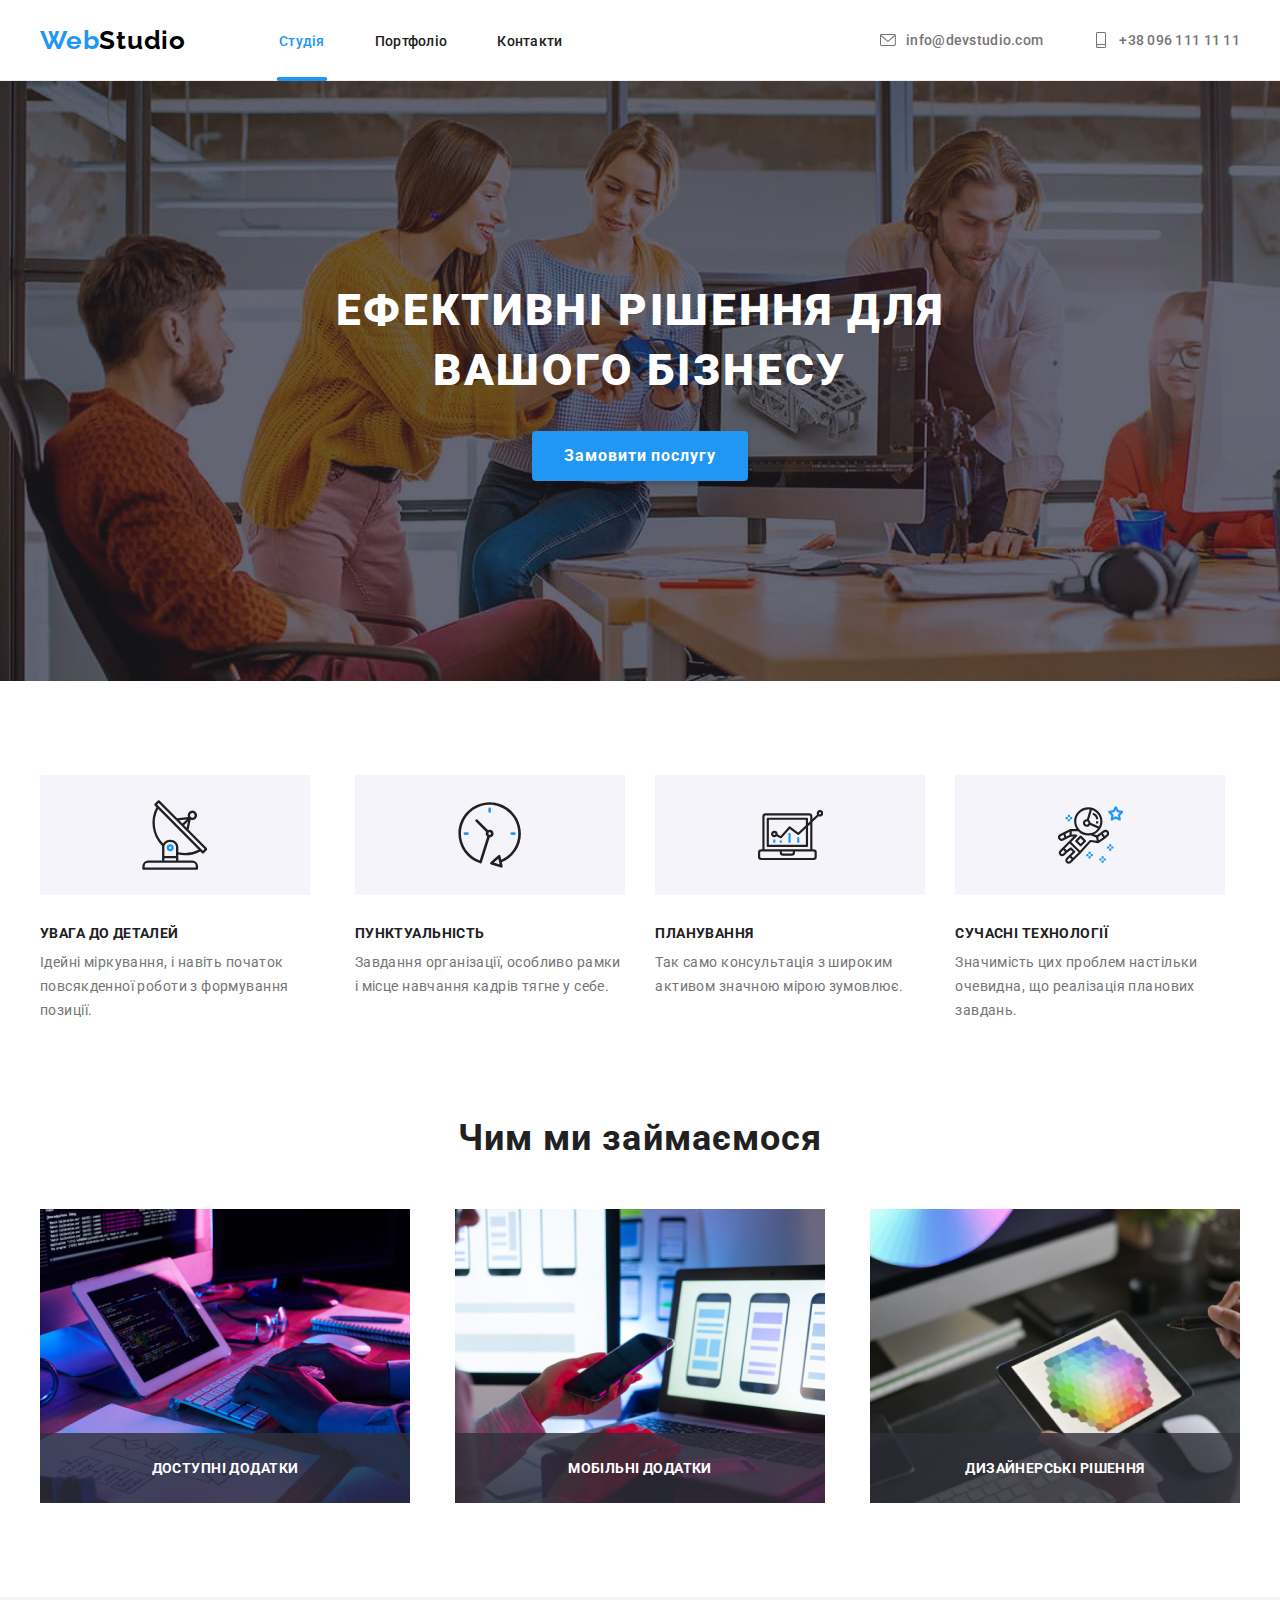
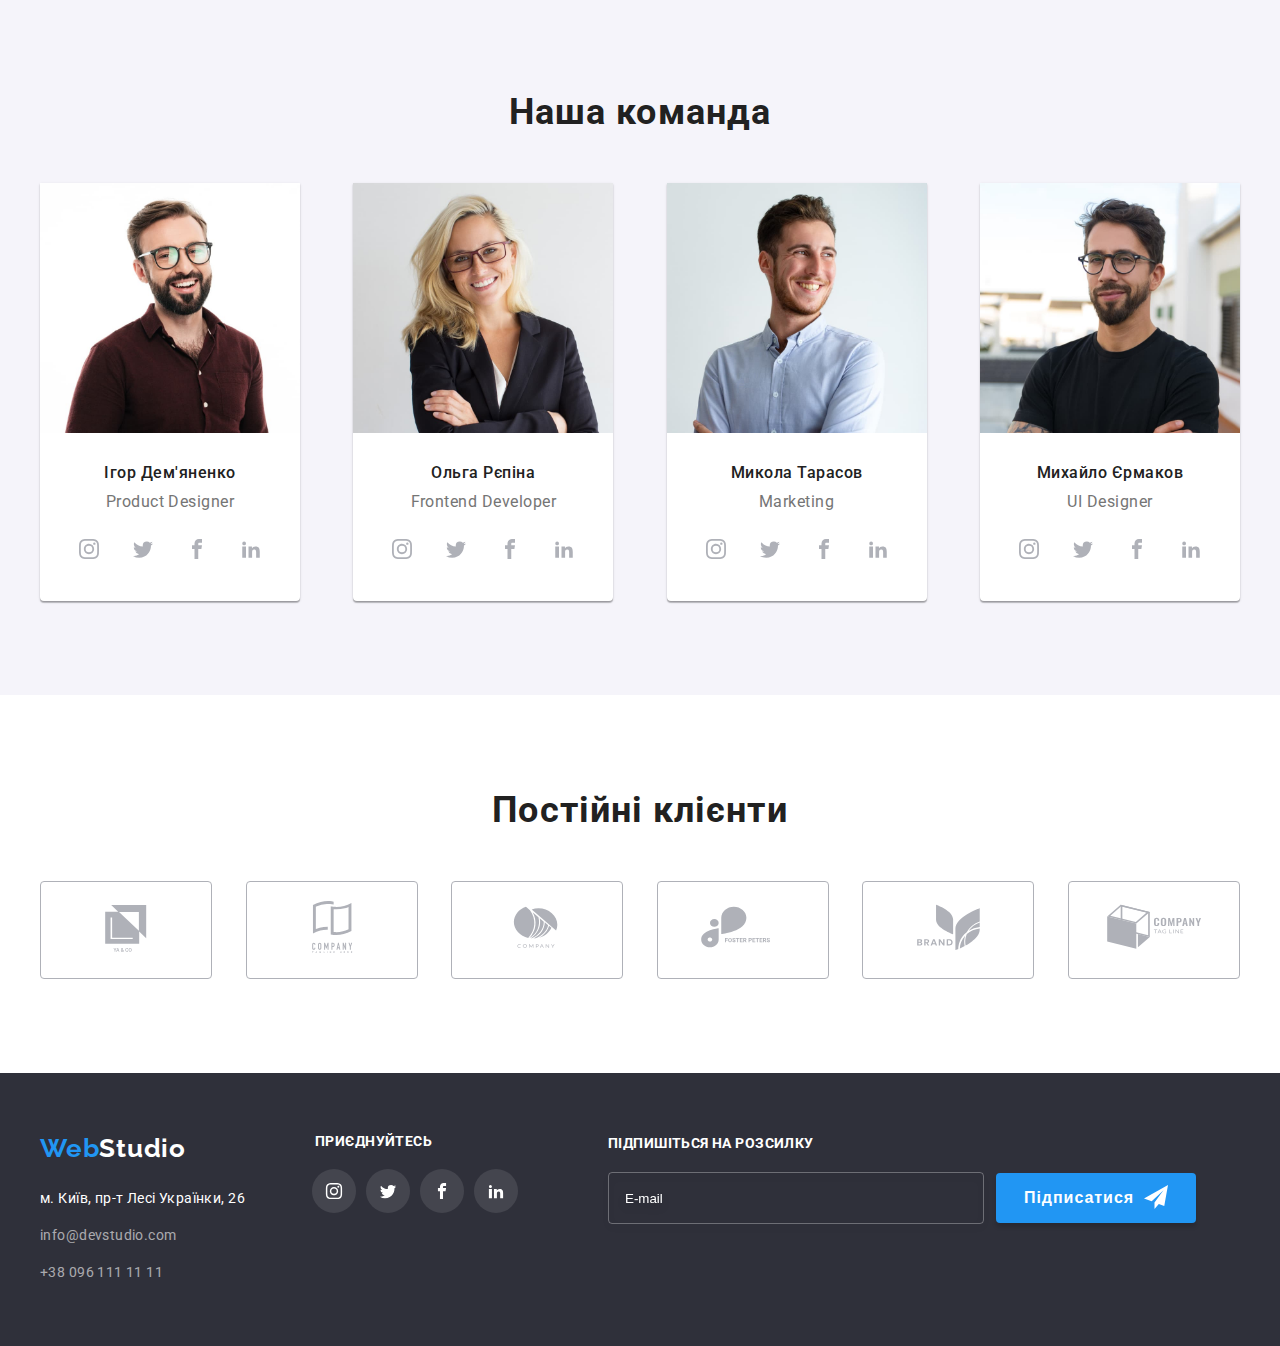
<file: index.html>
<!DOCTYPE html>
<html lang="UK">
  <head>
    <meta charset="UTF-8" />
    <meta http-equiv="X-UA-Compatible" content="IE=edge" />
    <meta name="viewport" content="width=device-width, initial-scale=1.0" />
    <title>goit-markup-hw-03</title>
    <link rel="preconnect" href="https://fonts.googleapis.com" />
    <link rel="preconnect" href="https://fonts.gstatic.com" crossorigin />
    <link
      href="https://fonts.googleapis.com/css2?family=Raleway:wght@700&family=Roboto:wght@400;500;700;900&display=swap"
      rel="stylesheet"
    />
    <link
      rel="stylesheet"
      href="https://cdnjs.cloudflare.com/ajax/libs/modern-normalize/1.1.0/modern-normalize.min.css"
      integrity="sha512-wpPYUAdjBVSE4KJnH1VR1HeZfpl1ub8YT/NKx4PuQ5NmX2tKuGu6U/JRp5y+Y8XG2tV+wKQpNHVUX03MfMFn9Q=="
      crossorigin="anonymous"
      referrerpolicy="no-referrer"
    />
    
    <link rel="stylesheet" href="./css/main.min.css" />
  </head>
  <body>
    <header class="header">
      <div class="container header-container">
        <a class="header-title" href="./index.html"
          ><span class="header-subtitle">Web</span>Studio</a
        >
        <nav class="navigation">
          <ul class="header-nav">
            <li>
              <a class="curent header-nav-link" href="./index.html">Студія</a>
            </li>
            <li>
              <a class="header-nav-link" href="./portfolio.html">Портфоліо</a>
            </li>
            <li><a class="header-nav-link" href="./index.html">Контакти</a></li>
          </ul>
        </nav>
        <ul class="header-nav">
          <li class="header-icons-position">
            <a class="header-contact" href="mailto:info@devstudio.com">
              <svg class="header-icon" width="16" height="12">
                <use href="./images/icon.svg#icon-envelope"></use>
              </svg>
              info@devstudio.com
            </a>
          </li>
          <li class="header-icons-position">
            <a class="header-contact" href="tel:+380961111111">
              <svg class="header-icon" width="16" height="16">
                <use href="./images/icon.svg#icon-smartphone"></use>
              </svg>
              +38 096 111 11 11
            </a>
          </li>
        </ul>
      </div>
    </header>

    <main>
      <!-- //*======================= HERO =========================-->

      <section class="hero">
        <div class="container hero-container">
          <h1 class="hero-title">Ефективні рішення для вашого бізнесу</h1>
          <button class="hero-btn btn" type="button" data-modal-open>
            Замовити послугу
          </button>
        </div>
      </section>

      <!-- //*======================= BENEFITS =========================-->

      <section class="benefits">
        <div class="container benefits-container">
          <h2 class="benefits-title-hidden">Наші переваги</h2>
          <ul class="benefits-list">
            <li class="benefits-item">
              <div class="benefits-icon">
                <svg class="benefits-icon-one" width="65.32px" height="70px">
                  <use href="./images/icon.svg#icon-Group"></use>
                </svg>
              </div>
              <h3 class="benefits-title">УВАГА ДО ДЕТАЛЕЙ</h3>
              <p class="benefits-text">
                Ідейні міркування, і навіть початок повсякденної роботи з
                формування позиції.
              </p>
            </li>
            <li class="benefits-item">
              <div class="benefits-icon">
                <svg class="benefits-icon-one" width="65.32px" height="70px">
                  <use href="./images/icon.svg#icon-clock-1"></use>
                </svg>
              </div>
              <h3 class="benefits-title">ПУНКТУАЛЬНІСТЬ</h3>
              <p class="benefits-text">
                Завдання організації, особливо рамки і місце навчання кадрів
                тягне у себе.
              </p>
            </li>
            <li class="benefits-item">
              <div class="benefits-icon">
                <svg class="benefits-icon-one" width="65.32px" height="70px">
                  <use href="./images/icon.svg#icon-diagram-1"></use>
                </svg>
              </div>
              <h3 class="benefits-title">ПЛАНУВАННЯ</h3>
              <p class="benefits-text">
                Так само консультація з широким активом значною мірою зумовлює.
              </p>
            </li>
            <li class="benefits-item">
              <div class="benefits-icon">
                <svg class="benefits-icon-one" width="65.32px" height="70px">
                  <use href="./images/icon.svg#icon-astronaut-1"></use>
                </svg>
              </div>
              <h3 class="benefits-title">СУЧАСНІ ТЕХНОЛОГІЇ</h3>
              <p class="benefits-text">
                Значимість цих проблем настільки очевидна, що реалізація
                планових завдань.
              </p>
            </li>
          </ul>
        </div>
      </section>

      <!-- //*======================= WHAT-WE-DO =============-->

      <section class="whatwedo">
        <div class="container whatwedo-container">
          <h2 class="section-title whatwedo-title">Чим ми займаємося</h2>

          <ul class="whatwedo-list">
            <li class="whatwedo-item">
              <div class="whatwedo-top-text">
                <img src="./images/img.jpg" alt="photo" />
                <p class="whatwedo-uptitle">Доступні додатки</p>
              </div>
            </li>
            <li class="whatwedo-item">
              <div class="whatwedo-top-text">
                <img src="./images/img1.jpg" alt="photo1" />
                <p class="whatwedo-uptitle">Мобільні додатки</p>
              </div>
            </li>
            <li class="whatwedo-item">
              <div class="whatwedo-top-text">
                <img src="./images/img2.jpg" alt="photo2" />
                <p class="whatwedo-uptitle">Дизайнерські рішення</p>
              </div>
            </li>
          </ul>
        </div>
      </section>

      <!-- //*======================= OUR TEAM =========================-->

      <section class="team">
        <div class="container team-container">
          <h2 class="section-title team-title">Наша команда</h2>
          <ul class="team-list">
            <li class="team-item">
              <img
                src="./images/igor.jpg"
                alt="photo_igor"
                width="260"
                height="270"
              />
              <p class="team-uptitle">Ігор Дем'яненко</p>
              <p class="team-subtitle">Product Designer</p>
              <ul class="team-soc-list">
                <li class="team-soc-item">
                  <a class="team-soc-link" href="#">
                    <svg class="team-soc-icon" widht="20" height="20">
                      <use href="./images/icon.svg#icon-instagram"></use>
                    </svg>
                  </a>
                </li>
                <li class="team-soc-item">
                  <a class="team-soc-link" href="#">
                    <svg class="team-soc-icon" widht="20" height="20">
                      <use href="./images/icon.svg#icon-twitter"></use>
                    </svg>
                  </a>
                </li>
                <li class="team-soc-item">
                  <a class="team-soc-link" href="#">
                    <svg class="team-soc-icon" widht="20" height="20">
                      <use href="./images/icon.svg#icon-facebook"></use>
                    </svg>
                  </a>
                </li>
                <li class="team-soc-item">
                  <a class="team-soc-link" href="#">
                    <svg class="team-soc-icon" widht="20" height="20">
                      <use href="./images/icon.svg#icon-linkedin2"></use>
                    </svg>
                  </a>
                </li>
              </ul>
            </li>
            <li class="team-item">
              <img
                src="./images/olga.jpg"
                alt="photo_olga"
                width="260"
                height="270"
              />
              <p class="team-uptitle">Ольга Рєпіна</p>
              <p class="team-subtitle">Frontend Developer</p>
              <ul class="team-soc-list">
                <li class="team-soc-item">
                  <a class="team-soc-link" href="#">
                    <svg class="team-soc-icon" widht="20" height="20">
                      <use href="./images/icon.svg#icon-instagram"></use>
                    </svg>
                  </a>
                </li>
                <li class="team-soc-item">
                  <a class="team-soc-link" href="#">
                    <svg class="team-soc-icon" widht="20" height="20">
                      <use href="./images/icon.svg#icon-twitter"></use>
                    </svg>
                  </a>
                </li>
                <li class="team-soc-item">
                  <a class="team-soc-link" href="#">
                    <svg class="team-soc-icon" widht="20" height="20">
                      <use href="./images/icon.svg#icon-facebook"></use>
                    </svg>
                  </a>
                </li>
                <li class="team-soc-item">
                  <a class="team-soc-link" href="#">
                    <svg class="team-soc-icon" width="20" height="20">
                      <use href="./images/icon.svg#icon-linkedin2"></use>
                    </svg>
                  </a>
                </li>
              </ul>
            </li>
            <li class="team-item">
              <img
                src="./images/mukola.jpg"
                alt="photo_mukola"
                width="260"
                height="270"
              />
              <p class="team-uptitle">Микола Тарасов</p>
              <p class="team-subtitle">Marketing</p>
              <ul class="team-soc-list">
                <li class="team-soc-item">
                  <a class="team-soc-link" href="#">
                    <svg class="team-soc-icon" widht="20" height="20">
                      <use href="./images/icon.svg#icon-instagram"></use>
                    </svg>
                  </a>
                </li>
                <li class="team-soc-item">
                  <a class="team-soc-link" href="#">
                    <svg class="team-soc-icon" widht="20" height="20">
                      <use href="./images/icon.svg#icon-twitter"></use>
                    </svg>
                  </a>
                </li>
                <li class="team-soc-item">
                  <a class="team-soc-link" href="#">
                    <svg class="team-soc-icon" widht="20" height="20">
                      <use href="./images/icon.svg#icon-facebook"></use>
                    </svg>
                  </a>
                </li>
                <li class="team-soc-item">
                  <a class="team-soc-link" href="#">
                    <svg class="team-soc-icon" widht="20" height="20">
                      <use href="./images/icon.svg#icon-linkedin2"></use>
                    </svg>
                  </a>
                </li>
              </ul>
            </li>
            <li class="team-item">
              <img
                src="./images/muhajlo.jpg"
                alt="photo_muhajlo"
                width="260"
                height="270"
              />
              <p class="team-uptitle">Михайло Єрмаков</p>
              <p class="team-subtitle">UI Designer</p>
              <ul class="team-soc-list">
                <li class="team-soc-item">
                  <a class="team-soc-link" href="#">
                    <svg class="team-soc-icon" widht="20" height="20">
                      <use href="./images/icon.svg#icon-instagram"></use>
                    </svg>
                  </a>
                </li>
                <li class="team-soc-item">
                  <a class="team-soc-link" href="#">
                    <svg class="team-soc-icon" widht="20" height="20">
                      <use href="./images/icon.svg#icon-twitter"></use>
                    </svg>
                  </a>
                </li>
                <li class="team-soc-item">
                  <a class="team-soc-link" href="#">
                    <svg class="team-soc-icon" widht="20" height="20">
                      <use href="./images/icon.svg#icon-facebook"></use>
                    </svg>
                  </a>
                </li>
                <li class="team-soc-item">
                  <a class="team-soc-link" href="#">
                    <svg class="team-soc-icon" widht="20" height="20">
                      <use href="./images/icon.svg#icon-linkedin2"></use>
                    </svg>
                  </a>
                </li>
              </ul>
            </li>
          </ul>
        </div>
      </section>

      <!-- //*=======================  OUR ADVANTAGES  =========================-->
      <section>
        <div class="container advantages-container">
          <h2 class="section-title advantages-title">Постійні клієнти</h2>
          <ul class="advantages-list">
            <li class="advantages-item">
              <a class="advantages-link" href="#">
                <svg class="advantages-icon" width="170" height="92">
                  <use href="./images/icon.svg#icon-Client-1"></use>
                </svg>
              </a>
            </li>
            <li class="advantages-item">
              <a class="advantages-link" href="#">
                <svg class="advantages-icon" width="170" height="92">
                  <use href="./images/icon.svg#icon-Client-2"></use>
                </svg>
              </a>
            </li>
            <li class="advantages-item">
              <a class="advantages-link" href="#">
                <svg class="advantages-icon" width="170" height="92">
                  <use href="./images/icon.svg#icon-Client-3"></use>
                </svg>
              </a>
            </li>
            <li class="advantages-item">
              <a class="advantages-link" href="#">
                <svg class="advantages-icon" width="170" height="92">
                  <use href="./images/icon.svg#icon-Client-4"></use>
                </svg>
              </a>
            </li>
            <li class="advantages-item">
              <a class="advantages-link" href="#">
                <svg class="advantages-icon" width="170" height="92">
                  <use href="./images/icon.svg#icon-Client-5"></use>
                </svg>
              </a>
            </li>
            <li class="advantages-item">
              <a class="advantages-link" href="#">
                <svg class="advantages-icon" width="170" height="92">
                  <use href="./images/icon.svg#icon-Client-6"></use>
                </svg>
              </a>
            </li>
          </ul>
        </div>
        <a class="q" href=""></a>
      </section>
    </main>

    <!-- //*======================= FOOTER =========================-->

    <footer class="footer">
      <div class="container footer-container">
        <div class="footer-address">
          <a class="footer-title" href="./index.html"
            >Web<span class="footer-subtitle">Studio</span></a
          >
          <ul class="footer-list">
            <li class="footer-item">
              <a
                class="footer-link"
                href="https://goo.gl/maps/ZGy36pKghgv9Vfy66"
                >м. Київ, пр-т Лесі Українки, 26</a
              >
            </li>
            <li class="footer-item">
              <a class="footer-contacts" href="mailto:info@devstudio.com"
                >info@devstudio.com</a
              >
            </li>
            <li class="footer-item">
              <a class="footer-contacts" href="tel:+380961111111"
                >+38 096 111 11 11</a
              >
            </li>
          </ul>
        </div>
        <div class="footer-social">
          <p class="footer-p">приєднуйтесь</p>
          <ul class="footer-soc-list">
            <li class="footer-soc-icon">
              <a class="footer-soc-link" href="#">
                <svg widht="20" height="16.25">
                  <use href="./images/icon.svg#icon-instagram"></use>
                </svg>
              </a>
            </li>
            <li class="footer-soc-icon">
              <a class="footer-soc-link" href="#">
                <svg widht="20" height="16.25">
                  <use href="./images/icon.svg#icon-twitter"></use>
                </svg>
              </a>
            </li>
            <li class="footer-soc-icon">
              <a class="footer-soc-link" href="#">
                <svg widht="20" height="16.25">
                  <use href="./images/icon.svg#icon-facebook"></use>
                </svg>
              </a>
            </li>
            <li class="footer-soc-icon">
              <a class="footer-soc-link" href="#">
                <svg widht="20" height="16.25">
                  <use href="./images/icon.svg#icon-linkedin2"></use>
                </svg>
              </a>
            </li>
          </ul>
        </div>

        <div class="footer-form">
          <label for="footer-subscribe">Підпишіться на розсилку</label>
          <div class="footer-form-subscribe">
            <input
              type="text"
              class="footer-input"
              name="footer-subscribe"
              id="footer-subscribe"
              placeholder="E-mail"
            />
            <button type="submit" class="footer-telegram-btn" >
              <p>Підписатися</p>
              <span>
                <svg class="footer-telegram-icon" widht="24" height="24">
                  <use href="./images/icon.svg#icon-telegram"></use>
                </svg>
              </span>
            </button>
          </div>
        </div>
      </div>
    </footer>

    <!-- ?======================== MODAL WINDOW =====================-->

    <div class="backdrop is-hidden" data-modal>
      <div class="modal">
        <button class="modal-close" type="button" data-modal-close>
          <svg class="modal-close-icon" width="18" height="18">
            <use href="./images/icon.svg#icon-close"></use>
          </svg>
        </button>
        <p class="modal-title">Залиште свої дані, ми вам передзвонимо</p>

        <!-- !=================== FORM ===================== -->

        <form action="" class="modal-form">
          <div class="modal-field">
            <label for="user-name" class="input-label">Ім'я</label>
            <div class="input-wrapper">
              <input
                id="user-name"
                type="text"
                name="user-name"
                class="modal-input"
                required
              />
              <svg class="modal-icon" width="18" height="18">
                <use href="./images/icon.svg#icon-person-black"></use>
              </svg>
            </div>

            <label for="user-tel" class="input-label">Телефон</label>
            <div class="input-wrapper">
              <input
                type="tel"
                id="user-tel"
                name="user-tel"
                class="modal-input"
              />
              <svg class="modal-icon" width="18" height="18">
                <use href="./images/icon.svg#icon-phone"></use>
              </svg>
            </div>

            <label for="user-post" class="input-label">Пошта</label>
            <div class="input-wrapper">
              <input
                type="email"
                id="user-post"
                name="user-email"
                class="modal-input"
              />
              <svg class="modal-icon" width="18" height="18">
                <use href="./images/icon.svg#icon-email"></use>
              </svg>
            </div>
            <div class="input-wrapper">
              <label for="user-text" class="input-label">Коментар</label>
              <textarea
                name="user-text"
                id="user-text"
                class="modal-comment"
                placeholder="Введіть текст"
              ></textarea>
            </div>
          </div>
          <div class="modal-field-check">
            <input
              type="checkbox"
              id="modal-checkbox"
              name="user-checkbox"
              value="user-checkbox"
              class="modal-checkbox hide"
            />
            <label for="modal-checkbox" class="input-label-privacy">
              <span class="check-icon">
                <svg class="" width="16" height="15">
                  <use href="./images/icon.svg#icon-check"></use>
                </svg>
              </span>
              Погоджуюсь з розсилкою та приймаю
              <span>Умови договору</span>
            </label>
          </div>
          <button type="submit" class="submit-btn">Відправити</button>
        </form>
      </div>
    </div>
    <script src="./js/modal.js"></script>
  </body>
</html>
</file>
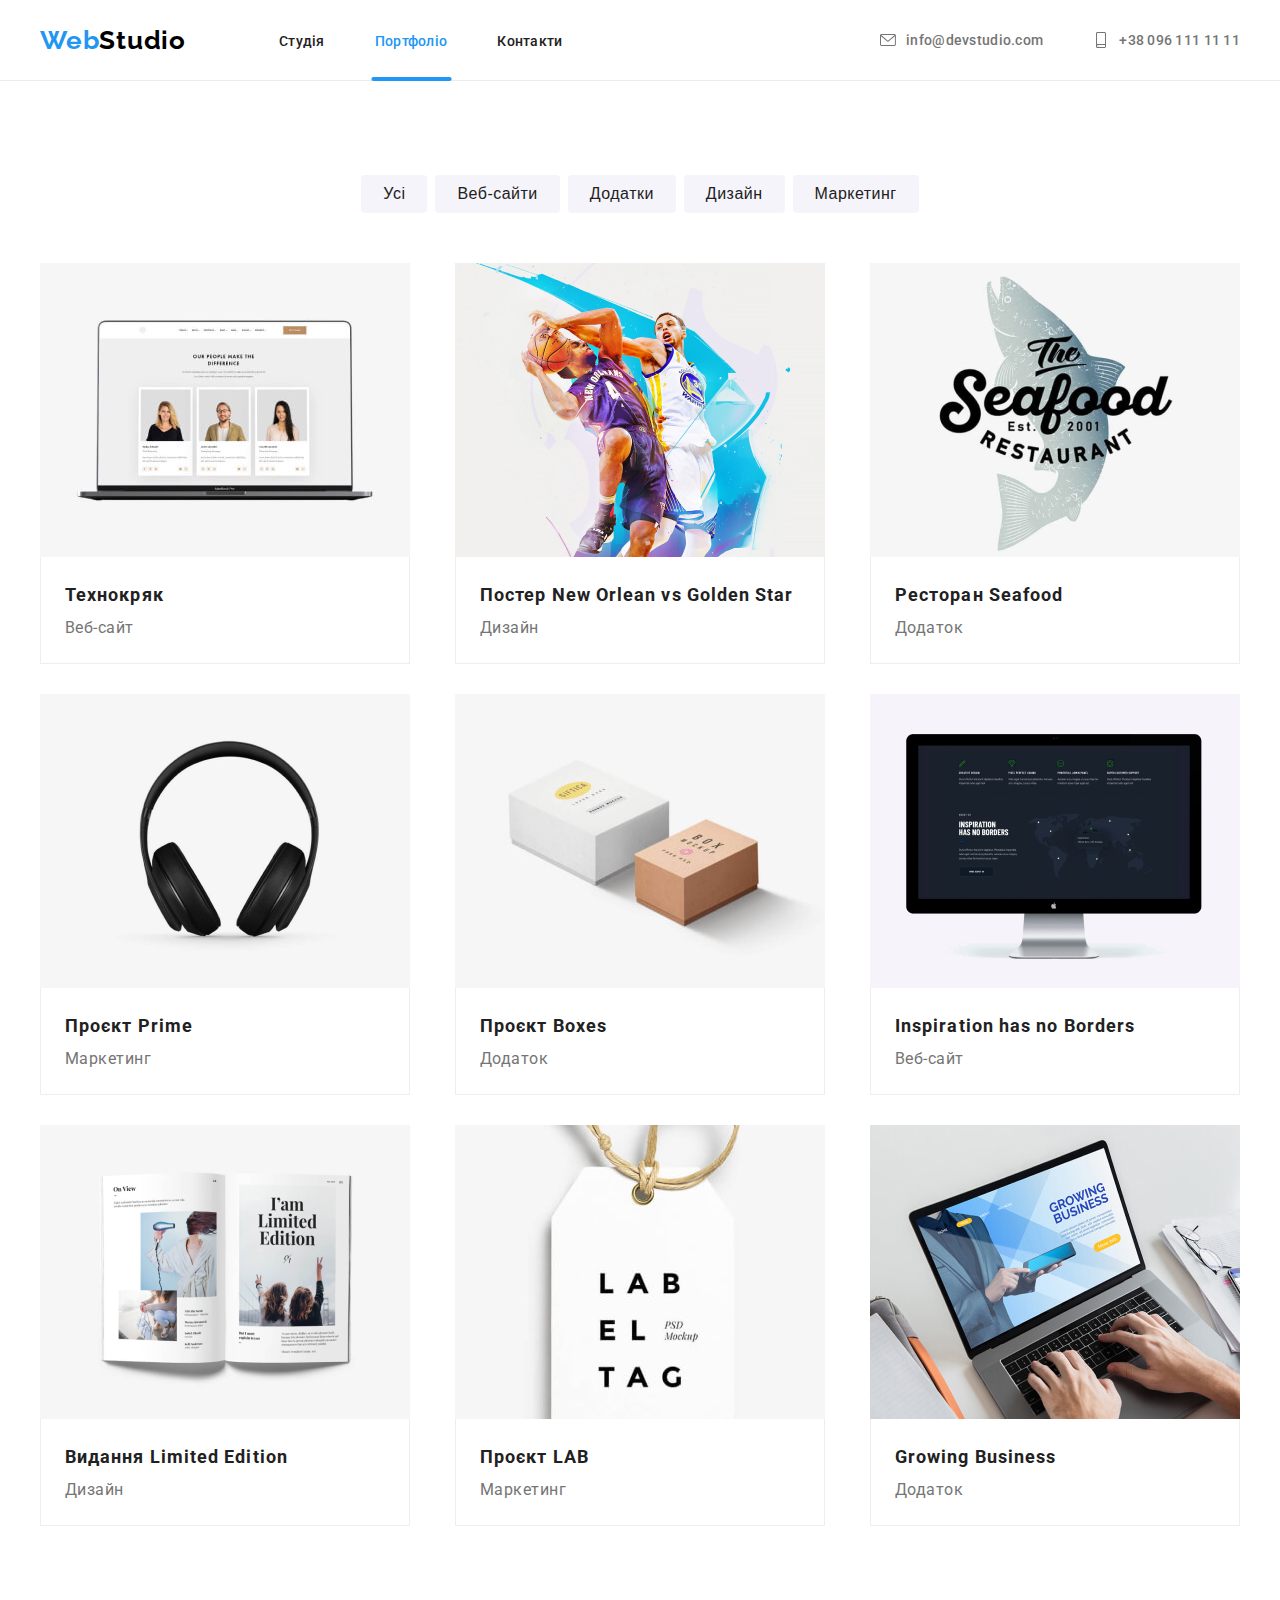
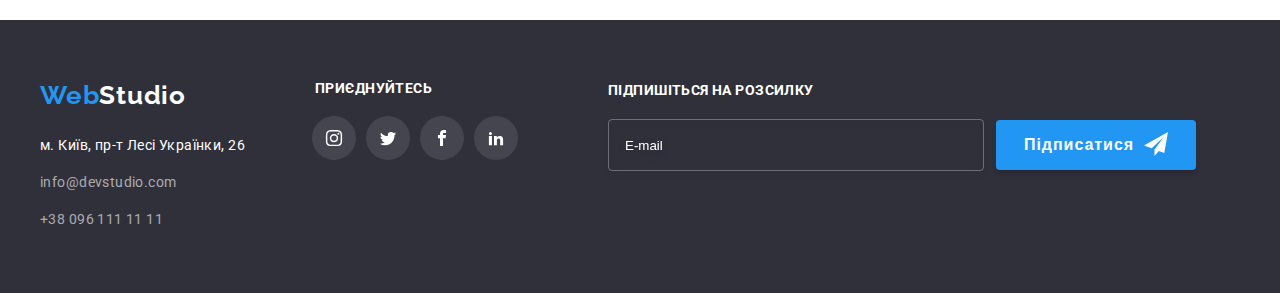
<file: portfolio.html>
<!DOCTYPE html>
<html lang="UK">
  <head>
    <meta charset="UTF-8" />
    <meta http-equiv="X-UA-Compatible" content="IE=edge" />
    <meta name="viewport" content="width=device-width, initial-scale=1.0" />
    <title>goit-markup-hw-03</title>
    <link rel="preconnect" href="https://fonts.googleapis.com" />
    <link rel="preconnect" href="https://fonts.gstatic.com" crossorigin />
    <link
      href="https://fonts.googleapis.com/css2?family=Raleway:wght@700&family=Roboto:wght@400;500;700;900&display=swap"
      rel="stylesheet"
    />
    <link
      rel="stylesheet"
      href="https://cdnjs.cloudflare.com/ajax/libs/modern-normalize/1.1.0/modern-normalize.min.css"
      integrity="sha512-wpPYUAdjBVSE4KJnH1VR1HeZfpl1ub8YT/NKx4PuQ5NmX2tKuGu6U/JRp5y+Y8XG2tV+wKQpNHVUX03MfMFn9Q=="
      crossorigin="anonymous"
      referrerpolicy="no-referrer"
    />
    <link rel="stylesheet" href="./css/main.min.css" />
  </head>
  <body>
    <header class="header">
      <div class="container header-container">
        <a class="header-title" href="./index.html"
          ><span class="header-subtitle">Web</span>Studio</a
        >
        <nav class="navigation">
          <ul class="header-nav">
            <li><a class="header-nav-link" href="./index.html">Студія</a></li>
            <li>
              <a
                class="curent-portfolio header-nav-link"
                href="./portfolio.html"
                >Портфоліо</a
              >
            </li>
            <li><a class="header-nav-link" href="./index.html">Контакти</a></li>
          </ul>
        </nav>
        <ul class="header-nav">
          <li class="header-icons-position">
            <a class="header-contact" href="mailto:info@devstudio.com">
              <svg class="header-icon" width="16" height="12">
                <use href="./images/icon.svg#icon-envelope"></use>
              </svg>
              info@devstudio.com
            </a>
          </li>
          <li class="header-icons-position">
            <a class="header-contact" href="tel:+380961111111">
              <svg class="header-icon" width="16" height="16">
                <use href="./images/icon.svg#icon-smartphone"></use>
              </svg>
              +38 096 111 11 11
            </a>
          </li>
        </ul>
      </div>
    </header>
    <!-- //*======================= PORTFOLIO =========================-->

    <main>
      <section class="portfolio">
        <div class="container">
          <h2 class="portfolio-title-hidden"></h2>
          <ul class="navportfolio-list">
            <li class="navportfolio-item">
              <button class="main-btn btn" type="button">Усі</button>
            </li>
            <li class="navportfolio-item">
              <button class="main-btn btn" type="button">Веб-сайти</button>
            </li>
            <li class="navportfolio-item">
              <button class="main-btn btn" type="button">Додатки</button>
            </li>
            <li class="navportfolio-item">
              <button class="main-btn btn" type="button">Дизайн</button>
            </li>
            <li class="navportfolio-item">
              <button class="main-btn btn" type="button">Маркетинг</button>
            </li>
          </ul>
          <ul class="portfolio-list">
            <ul class="portfolio-first-row">
              <li class="portfolio-item">
                <div class="portfolio-top-text">
                  <img
                    src="./images/project1.jpg"
                    width="370"
                    height="294"
                    alt="Технокряк"
                  />
                  <p class="portfolio-item-text">
                    Lorem ipsum dolor sit, amet consectetur adipisicing elit.
                    Quae accusantium molestiae veritatis odio, consequuntur unde
                    impedit numquam fugit maiores quo odit ab quam? Rem adipisci
                    labore minus iste animi inventore corrupti, similique
                    voluptas
                  </p>
                </div>
                <div class="portfolio-sublist">
                  <h3 class="portfolio-title">Технокряк</h3>
                  <p class="portfolio-subtitle">Веб-сайт</p>
                </div>
              </li>
              <li class="portfolio-item">
                <div class="portfolio-top-text">
                  <img
                    src="./images/project2.jpg"
                    width="370"
                    height="294"
                    alt="Постер New Orlean vs Golden Star"
                  />
                  <p class="portfolio-item-text">
                    Lorem ipsum dolor sit, amet consectetur adipisicing elit.
                    Quae accusantium molestiae veritatis odio, consequuntur unde
                    impedit numquam fugit maiores quo odit ab quam? Rem adipisci
                    labore minus iste animi inventore corrupti, similique
                    voluptas
                  </p>
                </div>
                <div class="portfolio-sublist">
                  <h3 lang="EN" class="portfolio-title">
                    Постер New Orlean vs Golden Star
                  </h3>
                  <p class="portfolio-subtitle">Дизайн</p>
                </div>
              </li>
              <li class="portfolio-item">
                <div class="portfolio-top-text">
                  <img
                    src="./images/project3.jpg"
                    width="370"
                    height="294"
                    alt="Ресторан Seafood"
                  />
                  <p class="portfolio-item-text">
                    Lorem ipsum dolor sit, amet consectetur adipisicing elit.
                    Quae accusantium molestiae veritatis odio, consequuntur unde
                    impedit numquam fugit maiores quo odit ab quam? Rem adipisci
                    labore minus iste animi inventore corrupti, similique
                    voluptas
                  </p>
                </div>
                <div class="portfolio-sublist">
                  <h3 class="portfolio-title">Ресторан Seafood</h3>
                  <p class="portfolio-subtitle">Додаток</p>
                </div>
              </li>
            </ul>
            <ul class="portfolio-second-row">
              <li class="portfolio-item">
                <div class="portfolio-top-text">
                  <img
                    src="./images/project4.jpg"
                    width="370"
                    height="294"
                    alt="Проєкт Prime"
                  />
                  <p class="portfolio-item-text">
                    Lorem ipsum dolor sit, amet consectetur adipisicing elit.
                    Quae accusantium molestiae veritatis odio, consequuntur unde
                    impedit numquam fugit maiores quo odit ab quam? Rem adipisci
                    labore minus iste animi inventore corrupti, similique
                    voluptas
                  </p>
                </div>
                <div class="portfolio-sublist">
                  <h3 class="portfolio-title">Проєкт Prime</h3>
                  <p class="portfolio-subtitle">Маркетинг</p>
                </div>
              </li>
              <li class="portfolio-item">
                <div class="portfolio-top-text">
                  <img
                    src="./images/project5.jpg"
                    width="370"
                    height="294"
                    alt="Проєкт Boxes"
                  />
                  <p class="portfolio-item-text">
                    Lorem ipsum dolor sit, amet consectetur adipisicing elit.
                    Quae accusantium molestiae veritatis odio, consequuntur unde
                    impedit numquam fugit maiores quo odit ab quam? Rem adipisci
                    labore minus iste animi inventore corrupti, similique
                    voluptas
                  </p>
                </div>
                <div class="portfolio-sublist">
                  <h3 class="portfolio-title">Проєкт Boxes</h3>
                  <p class="portfolio-subtitle">Додаток</p>
                </div>
              </li>
              <li class="portfolio-item">
                <div class="portfolio-top-text">
                  <img
                    src="./images/project6.jpg"
                    width="370"
                    height="294"
                    alt="Inspiration has no Borders"
                  />
                  <p class="portfolio-item-text">
                    Lorem ipsum dolor sit, amet consectetur adipisicing elit.
                    Quae accusantium molestiae veritatis odio, consequuntur unde
                    impedit numquam fugit maiores quo odit ab quam? Rem adipisci
                    labore minus iste animi inventore corrupti, similique
                    voluptas
                  </p>
                </div>
                <div class="portfolio-sublist">
                  <h3 lang="EN" class="portfolio-title">
                    Inspiration has no Borders
                  </h3>
                  <p class="portfolio-subtitle">Веб-сайт</p>
                </div>
              </li>
            </ul>
            <ul class="portfolio-thrid-row">
              <li class="portfolio-item">
                <div class="portfolio-top-text">
                  <img
                    src="./images/project7.jpg"
                    width="370"
                    height="294"
                    alt="Видання Limited Edition"
                  />

                  <p class="portfolio-item-text">
                    Lorem ipsum dolor sit, amet consectetur adipisicing elit.
                    Quae accusantium molestiae veritatis odio, consequuntur unde
                    impedit numquam fugit maiores quo odit ab quam? Rem adipisci
                    labore minus iste animi inventore corrupti, similique
                    voluptas
                  </p>
                </div>
                <div class="portfolio-sublist">
                  <h3 lang="EN" class="portfolio-title">
                    Видання Limited Edition
                  </h3>
                  <p class="portfolio-subtitle">Дизайн</p>
                </div>
              </li>
              <li class="portfolio-item">
                <div class="portfolio-top-text">
                  <img
                    src="./images/project8.jpg"
                    width="370"
                    height="294"
                    alt="Проєкт LAB"
                  />
                  <p class="portfolio-item-text">
                    Lorem ipsum dolor sit, amet consectetur adipisicing elit.
                    Quae accusantium molestiae veritatis odio, consequuntur unde
                    impedit numquam fugit maiores quo odit ab quam? Rem adipisci
                    labore minus iste animi inventore corrupti, similique
                    voluptas
                  </p>
                </div>
                <div class="portfolio-sublist">
                  <h3 lang="EN" class="portfolio-title">Проєкт LAB</h3>
                  <p class="portfolio-subtitle">Маркетинг</p>
                </div>
              </li>
              <li class="portfolio-item">
                <div class="portfolio-top-text">
                  <img
                    src="./images/project9.jpg"
                    width="370"
                    height="294"
                    alt="Growing Business"
                  />
                  <p class="portfolio-item-text">
                    Lorem ipsum dolor sit, amet consectetur adipisicing elit.
                    Quae accusantium molestiae veritatis odio, consequuntur unde
                    impedit numquam fugit maiores quo odit ab quam? Rem adipisci
                    labore minus iste animi inventore corrupti, similique
                    voluptas
                  </p>
                </div>
                <div class="portfolio-sublist">
                  <h3 lang="EN" class="portfolio-title">Growing Business</h3>
                  <p class="portfolio-subtitle">Додаток</p>
                </div>
              </li>
            </ul>
          </ul>
        </div>
      </section>
    </main>
    <!-- //*===================================== FOOTER ============================================-->

    <footer class="footer">
      <div class="container footer-container">
        <div class="footer-address">
          <a class="footer-title" href="./index.html"
            >Web<span class="footer-subtitle">Studio</span></a
          >
          <ul class="footer-list">
            <li class="footer-item">
              <a
                class="footer-link"
                href="https://goo.gl/maps/ZGy36pKghgv9Vfy66"
                >м. Київ, пр-т Лесі Українки, 26</a
              >
            </li>
            <li class="footer-item">
              <a class="footer-contacts" href="mailto:info@devstudio.com"
                >info@devstudio.com</a
              >
            </li>
            <li class="footer-item">
              <a class="footer-contacts" href="tel:+380961111111"
                >+38 096 111 11 11</a
              >
            </li>
          </ul>
        </div>
        <div class="footer-social">
          <p class="footer-p">приєднуйтесь</p>
          <ul class="footer-soc-list">
            <li class="footer-soc-icon">
              <a class="footer-soc-link" href="#">
                <svg widht="20" height="16.25">
                  <use href="./images/icon.svg#icon-instagram"></use>
                </svg>
              </a>
            </li>
            <li class="footer-soc-icon">
              <a class="footer-soc-link" href="#">
                <svg widht="20" height="16.25">
                  <use href="./images/icon.svg#icon-twitter"></use>
                </svg>
              </a>
            </li>
            <li class="footer-soc-icon">
              <a class="footer-soc-link" href="#">
                <svg widht="20" height="16.25">
                  <use href="./images/icon.svg#icon-facebook"></use>
                </svg>
              </a>
            </li>
            <li class="footer-soc-icon">
              <a class="footer-soc-link" href="#">
                <svg widht="20" height="16.25">
                  <use href="./images/icon.svg#icon-linkedin2"></use>
                </svg>
              </a>
            </li>
          </ul>
        </div>

        <div class="footer-form">
          <label for="footer-subscribe">Підпишіться на розсилку</label>
          <div class="footer-form-subscribe">
            <input
              type="text"
              class="footer-input"
              name="footer-subscribe"
              id="footer-subscribe"
              placeholder="E-mail"
            />
            <button type="submit" class="footer-telegram-btn" >
              <p>Підписатися</p>
              <span>
                <svg class="footer-telegram-icon" widht="24" height="24">
                  <use href="./images/icon.svg#icon-telegram"></use>
                </svg>
              </span>
            </button>
          </div>
        </div>
      </div>
    </footer>
  </body>
</html>
</file>
<file: css/main.min.css>
:root{--font-ral: "Raleway", sans-serif}*{margin:0;padding:0}body{font-family:"Roboto",sans-serif}ul{list-style:none;margin:0;padding:0}a{text-decoration:none}h1,h2,h3,h4,h5,h6,p{margin:0}img{display:block;max-width:100%;height:auto}.btn{cursor:pointer}.hide{position:absolute;width:1px;height:1px;margin:-1px;border:0;padding:0;white-space:nowrap;-webkit-clip-path:inset(100%);clip-path:inset(100%);clip:rect(0 0 0 0);overflow:hidden}.section-title{font-weight:700;font-size:36px;line-height:1.1666;text-align:center;letter-spacing:.03em;color:#212121}.container{width:1200px;padding-left:15px;padding-right:15px;margin:0 auto}.header{border-bottom:1px solid #ececec}.header-container{display:flex;align-items:center;height:80px}.header-title{font-family:var(--font-ral);text-decoration:none;font-weight:700;font-size:26px;line-height:1.1923;letter-spacing:.03em;color:#000}.header-subtitle{color:#2196f3}.navigation{margin-left:93px;margin-right:auto}.header-nav{display:flex;gap:50px;position:relative}a.curent{color:#2196f3}a.curent-portfolio{color:#2196f3}.header-nav-link{position:relative;font-weight:500;font-size:14px;line-height:1.1428;letter-spacing:.02em;color:#212121;transition-property:color;transition-duration:250ms;transition-timing-function:cubic-bezier(0.4, 0, 0.2, 1);padding-bottom:32px}.header-nav-link:hover,.header-nav-link:focus{color:#2196f3}.header-nav-link:hover::after{opacity:1}.header-nav-link.curent::after{content:"";width:100%;height:4px;background-color:#2196f3;position:absolute;bottom:0;left:0;border-radius:2px;transform:scaleX(1.1)}.header-nav-link.curent-portfolio::after{content:"";width:100%;height:4px;background-color:#2196f3;position:absolute;bottom:0;left:0;border-radius:2px;transform:scaleX(1.1)}.header-icons-position{display:flex;align-items:center;justify-content:center;gap:10px}.header-contact{height:16px;font-weight:500;font-size:14px;line-height:1.1428;letter-spacing:.02em;color:#757575;display:flex;justify-content:center;align-items:center;transition:color 250ms cubic-bezier(0.4, 0, 0.2, 1)}.header-contact:hover,.header-contact:focus{color:#2196f3}.header-icon{margin-right:10px;fill:currentColor}.header-icon:focus,.header-icon:hover{color:#2196f3}.hero{max-width:1600px;margin:0 auto;padding-top:200px;padding-bottom:200px;background-image:linear-gradient(rgba(47, 48, 58, 0.4), rgba(47, 48, 58, 0.4)),url(../images/hero.jpg);background-repeat:no-repeat;background-size:cover}.hero-title{font-weight:900;font-size:44px;line-height:1.3636;text-align:center;letter-spacing:.06em;text-transform:uppercase;color:#fff;width:696px;margin:0 auto;margin-bottom:30px}.hero-btn{font-family:inherit;background:#2196f3;box-shadow:0px 4px 4px rgba(0,0,0,.15);border-radius:4px;font-weight:700;font-size:16px;line-height:30px;align-items:center;text-align:center;letter-spacing:.06em;color:#fff;width:216px;height:50px;display:block;margin:0 auto;border:none;transition:background-color 250ms ease}.hero-btn:hover,.hero-btn:focus{background-color:#188ce8}.benefits{padding-top:94px;padding-bottom:94px}.benefits-icon{width:270px;height:120px;background:#f5f4fa;display:flex;align-items:center;justify-content:center;margin-bottom:30px}.benefits-title-hidden{position:absolute;width:1px;height:1px;margin:-1px;border:0;padding:0;white-space:nowrap;-webkit-clip-path:inset(100%);clip-path:inset(100%);clip:rect(0 0 0 0);overflow:hidden}.benefits-list{display:flex;justify-content:space-around;gap:30px}.benefits-title{font-weight:700;font-size:14px;line-height:1.1428;letter-spacing:.03em;text-transform:uppercase;color:#212121;margin-bottom:10px}.benefits-text{font-size:14px;line-height:1.7142;letter-spacing:.03em;color:#757575;display:flex;justify-content:space-between}.whatwedo{padding-bottom:94px}.whatwedo-title{margin-bottom:50px}.whatwedo-list{display:flex;flex-direction:row;justify-content:space-between}.whatwedo-top-text{position:relative;background-color:#188ce8}.whatwedo-uptitle{position:absolute;width:100%;height:70px;bottom:0px;display:flex;align-items:center;justify-content:center;background-color:rgba(47,48,58,.8);color:#fff;font-weight:700;font-size:14px;line-height:16px;text-align:center;letter-spacing:.03em;text-transform:uppercase}.team{background:#f5f4fa;padding-top:94px;padding-bottom:94px}.team-title{margin-bottom:50px}.team-list{display:flex;justify-content:space-between}.team-item{width:calc(100% - 90px)/4;box-shadow:0px 1px 3px rgba(0,0,0,.12),0px 1px 1px rgba(0,0,0,.14),0px 2px 1px rgba(0,0,0,.2);border-radius:0px 0px 4px 4px;background:#fff}.team-uptitle{font-weight:500;font-size:16px;line-height:1.1875;text-align:center;letter-spacing:.03em;color:#212121;padding-top:30px;padding-bottom:10px}.team-subtitle{font-size:16px;line-height:1.1875;text-align:center;letter-spacing:.03em;color:#757575;padding-bottom:16px}.team-soc-list{display:flex;justify-content:center;gap:10px;margin-bottom:30px}.team-soc-item{width:44px;height:44px}.team-soc-link{width:100%;height:100%;background-color:#fff;border-radius:50%;display:flex;align-items:center;justify-content:center;fill:#afb1b8;transition-property:background-color,fill;transition-duration:250ms;transition-timing-function:cubic-bezier(0.4, 0, 0.2, 1)}.team-soc-link:hover,.team-soc-link:focus{background-color:#2196f3;fill:#fff}.advantages-container{max-width:1600px}.advantages-title{display:flex;justify-content:center;margin-top:94px;margin-bottom:50px}.advantages-list{display:flex;justify-content:space-between;margin-bottom:94px;gap:30px}.advantages-link{display:block;border:1px solid #afb1b8;color:#afb1b8;border-radius:4px;transition:border 250ms linear}.advantages-icon{fill:currentColor;transition:color 250ms linear}.advantages-icon:hover,.advantages-icon:focus{border:1px solid #2196f3}.advantages-icon:hover,.advantages-icon:focus{color:#2196f3}.footer{background:#2f303a;padding-top:60px;padding-bottom:60px}.footer-container{display:flex}.footer-address{margin-right:70px}.footer-title{font-family:var(--font-ral);text-decoration:none;font-weight:700;font-size:26px;line-height:1.1923;letter-spacing:.03em;color:#2196f3;display:block;margin-bottom:20px}.footer-subtitle{color:#fff}.footer-item{margin-bottom:9px}.footer-item:last-child{margin-bottom:0}.footer-link{font-size:14px;line-height:2;letter-spacing:.03em;color:#fff;transition:color 250ms linear}.footer-link:hover,.footer-link:focus{color:#2196f3}.footer-contacts{font-size:14px;line-height:2;letter-spacing:.03em;color:rgba(255,255,255,.6);transition:color 250ms linear}.footer-contacts:hover,.footer-contacts:focus{color:#2196f3}.footer-social{width:200px;height:80px;margin-right:93px}.footer-p{font-weight:700;font-size:14px;line-height:1.1428;letter-spacing:.03em;text-transform:uppercase;color:#fff;margin-bottom:20px}.footer-soc-list{display:flex;justify-content:center;align-content:center;gap:10px;padding:0}.footer-soc-icon{width:44px;height:44px}.footer-soc-link{width:100%;height:100%;background-color:rgba(255,255,255,.1);border-radius:50%;display:flex;align-items:center;justify-content:center;fill:#fff;transition-property:background-color;transition-duration:250ms;transition-timing-function:cubic-bezier(0.4, 0, 0.2, 1)}.footer-soc-link:hover{background:#2196f3}.footer-form label{font-weight:700;font-size:14px;line-height:1.1428;letter-spacing:.03em;text-transform:uppercase;color:#fff;margin-bottom:20px}.footer-form-subscribe{display:flex;align-items:center;justify-content:center;padding-top:20px}.footer-input{width:358px;height:50px;border:1px solid rgba(255,255,255,.3);filter:drop-shadow(0px 4px 4px rgba(0, 0, 0, 0.15));border-radius:4px;padding-left:16px;background-color:rgba(0,0,0,0);margin-right:12px;outline:none;color:#fff}.footer-input:focus{border:1px #188ce8 solid}.footer-input::-moz-placeholder{color:#fff}.footer-input:-ms-input-placeholder{color:#fff}.footer-input::placeholder{color:#fff}.footer-telegram-btn{background:#2196f3;box-shadow:0px 4px 4px rgba(0,0,0,.15);border-radius:4px;width:200px;height:50px;border-color:rgba(0,0,0,0);color:#fff;display:flex;justify-content:center;align-items:center;gap:10px}.footer-telegram-btn p{font-weight:700;font-size:16px;line-height:1.88;display:flex;align-items:center;text-align:center;letter-spacing:.06em;color:#fff}.footer-telegram-icon{width:24px;height:24px;fill:#fff}.portfolio{background:#fff;padding-top:94px;padding-bottom:94px}.portfolio-title-hidden{position:absolute;width:1px;height:1px;margin:-1px;border:0;padding:0;white-space:nowrap;-webkit-clip-path:inset(100%);clip-path:inset(100%);clip:rect(0 0 0 0);overflow:hidden}.navportfolio-list{display:flex;justify-content:center;gap:8px;margin-bottom:50px}.main-btn{font-weight:500;font-size:16px;line-height:1.63;text-align:center;letter-spacing:.03em;color:#212121;background:#f5f4fa;border-radius:4px;border:#f5f4fa;padding-top:6px;padding-bottom:6px;padding-right:22px;padding-left:22px;transition-property:background-color,color,box-shadow;transition-duration:250ms;transition-timing-function:cubic-bezier(0.4, 0, 0.2, 1)}.main-btn:hover,.main-btn:focus{background:#2196f3;color:#fff;box-shadow:0px 3px 1px rgba(0,0,0,.1),0px 1px 2px rgba(0,0,0,.08),0px 2px 2px rgba(0,0,0,.12)}.portfolio-first-row{display:flex;justify-content:space-between;margin-bottom:30px}.portfolio-second-row{display:flex;justify-content:space-between;margin-bottom:30px}.portfolio-thrid-row{display:flex;justify-content:space-between}.portfolio-sublist{padding:20px 24px;border-right:1px solid #eee;border-left:1px solid #eee;border-bottom:1px solid #eee}.portfolio-item{background:#fff;transition-property:box-shadow;transition-duration:250ms;transition-timing-function:cubic-bezier(0.4, 0, 0.2, 1)}.portfolio-item:hover{box-shadow:0px 3px 1px rgba(0,0,0,.1),0px 1px 2px rgba(0,0,0,.08),0px 2px 2px rgba(0,0,0,.12)}.portfolio-item:hover .portfolio-item-text{transform:translateY(0)}.portfolio-top-text{position:relative;overflow:hidden}.portfolio-item-text{position:absolute;top:0;background:rgba(33,150,243,.9);width:100%;height:100%;padding:63px 24px;overflow:auto;transform:translateY(100%);transition:transform 250ms linear;font-size:18px;line-height:1.55;letter-spacing:.03em;color:#fff}.portfolio-title{font-weight:700;font-size:18px;line-height:2;letter-spacing:.06em;color:#212121;text-align:left}.portfolio-subtitle{font-size:16px;line-height:1.875;letter-spacing:.03em;color:#757575;text-align:left}.backdrop{position:fixed;top:0;width:100%;height:100%;background-color:rgba(3,18,30,.394);transition:opacity 300ms linear,visibility 300ms linear}.modal{position:relative;left:50%;top:50%;height:650px;width:528px;border-radius:4px;background:#fff;box-shadow:0px 1px 3px rgba(0,0,0,.12),0px 1px 1px rgba(0,0,0,.14),0px 2px 1px rgba(0,0,0,.2);padding:40px;transform:translate(-50%, -50%) scale(1);transition:transform 300ms linear}.backdrop.is-hidden .modal{transform:translate(-50%, -50%) scale(0)}.modal-close{position:absolute;top:8px;right:8px;width:30px;height:30px;border:1px solid rgba(0,0,0,.1);border-radius:50%;display:flex;align-items:center;justify-content:center;background-color:rgba(0,0,0,0);cursor:pointer;transition:fill 250ms cubic-bezier(0.4, 0, 0.2, 1)}.modal-close:hover,.modal-close:focus{fill:#2196f3}.is-hidden{opacity:0;visibility:hidden;pointer-events:none}.modal-title{font-weight:700;font-size:20px;line-height:23px;text-align:center;letter-spacing:.03em;color:#212121;margin-bottom:12px}.input-label{display:block;margin-bottom:4px;font-size:12px;line-height:1,1666;letter-spacing:.01em;color:#757575}.input-wrapper{position:relative;margin-bottom:10px}.input-wrapper:last-child{margin-bottom:20px}.modal-input{width:448px;height:48px;top:93px;outline:rgba(0,0,0,0);border:1px solid rgba(32,32,32,.2);border-radius:4px;padding-left:42px;padding-right:12px;transition:border 250ms cubic-bezier(0.4, 0, 0.2, 1)}.modal-input:focus{border:1px solid #2196f3}.modal-input:focus+.modal-icon{fill:#2196f3;transition:fill 250ms cubic-bezier(0.4, 0, 0.2, 1)}.modal-comment{width:100%;height:120px;border:1px solid rgba(33,33,33,.2);border-radius:4px;resize:none;outline:rgba(0,0,0,0);padding:16px;transition:fill 250ms cubic-bezier(0.4, 0, 0.2, 1);border-radius:4px}.modal-comment::-moz-placeholder{font-size:12px;line-height:1.1666;letter-spacing:.01em;color:rgba(117,117,117,.5)}.modal-comment:-ms-input-placeholder{font-size:12px;line-height:1.1666;letter-spacing:.01em;color:rgba(117,117,117,.5)}.modal-comment::placeholder{font-size:12px;line-height:1.1666;letter-spacing:.01em;color:rgba(117,117,117,.5)}.modal-comment:focus{border:1px solid #2196f3}.modal-icon{position:absolute;left:12px;top:50%;transform:translateY(-50%)}.modal-field-check{display:flex;justify-content:center;align-items:center}.input-label-privacy{font-size:14px;line-height:1.7142;letter-spacing:.03em;color:#757575;display:flex;align-items:center;transition:background-color 250ms cubic-bezier(0.4, 0, 0.2, 1),fill 250ms cubic-bezier(0.4, 0, 0.2, 1),border 250ms cubic-bezier(0.4, 0, 0.2, 1)}.input-label-privacy span{color:#2196f3;margin-left:7px;text-decoration:underline}.check-icon{width:16px;height:15px;border:1px solid #212121;border-radius:2px;margin-right:7px;display:flex;align-items:center;justify-content:center;fill:rgba(0,0,0,0);transition:background-color 250ms cubic-bezier(0.4, 0, 0.2, 1),fill 250ms cubic-bezier(0.4, 0, 0.2, 1),border 250ms cubic-bezier(0.4, 0, 0.2, 1)}.modal-checkbox:checked+.input-label-privacy .check-icon{background-color:#2196f3;border:1px #188ce8 solid;fill:#fff}.submit-btn{font-weight:700;font-size:16px;line-height:1.88;letter-spacing:.06em;color:#fff;width:200px;height:50px;margin-left:50%;transform:translateX(-50%);margin-top:30px;border-color:rgba(0,0,0,0);background:#188ce8;box-shadow:0px 4px 4px rgba(0,0,0,.15);border-radius:4px}/*# sourceMappingURL=main.min.css.map */
</file>
